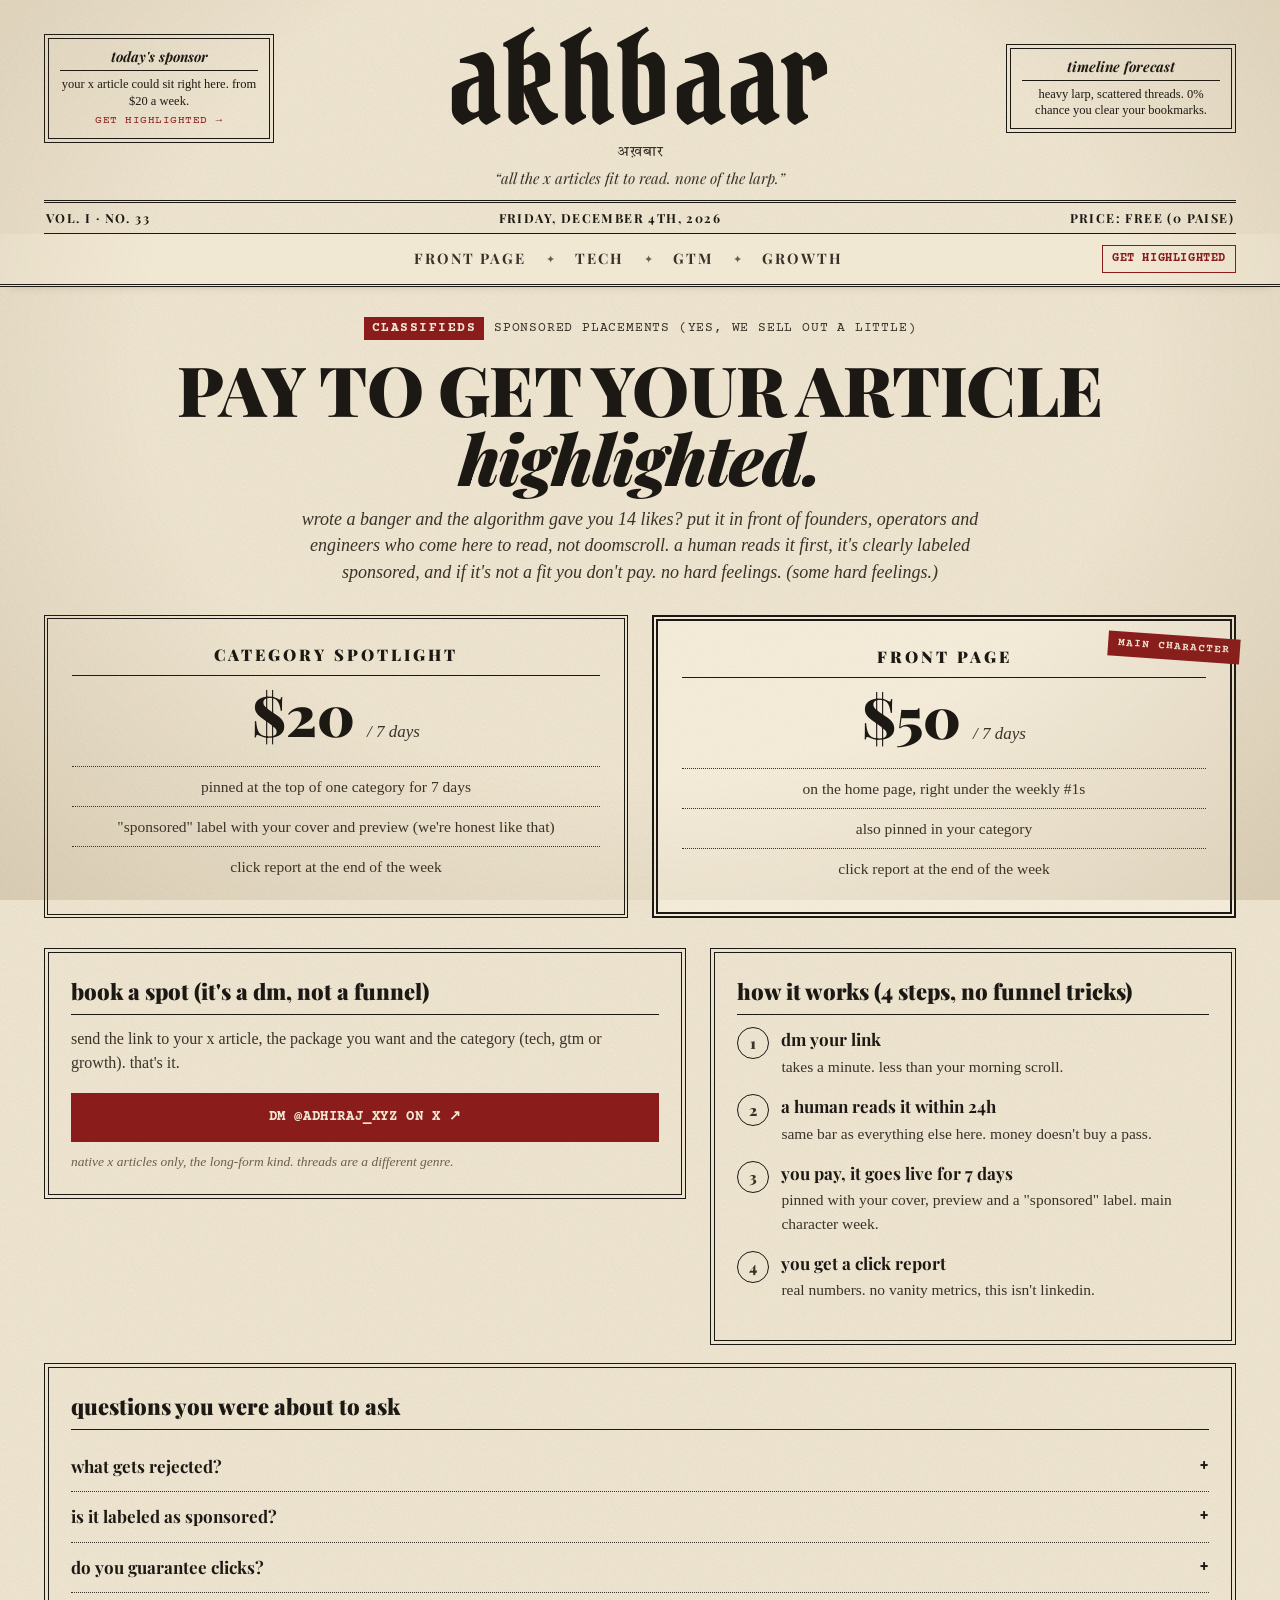
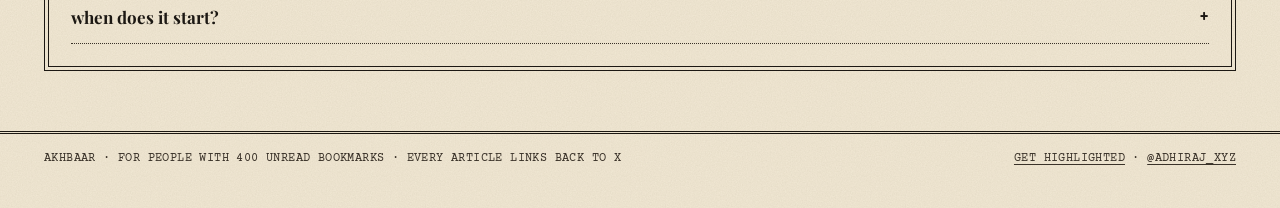
<file: highlight.html>
<!doctype html>
<html lang="en">
<head>
<meta charset="utf-8">
<meta name="viewport" content="width=device-width,initial-scale=1">
<title>get your article highlighted · akhbaar</title>
<meta name="description" content="Wrote a banger and the algorithm gave you 14 likes? Put your X article in front of people who actually read. Reviewed, labeled, refunded if not a fit.">
<meta name="robots" content="index,follow">
<meta property="og:title" content="get your article highlighted · akhbaar">
<meta property="og:description" content="Wrote a banger and the algorithm gave you 14 likes? Put your X article in front of people who actually read. Reviewed, labeled, refunded if not a fit.">
<meta property="og:type" content="website">
<meta name="twitter:card" content="summary_large_image">
<meta name="theme-color" content="#f1e8d4">
<link rel="icon" href="data:image/svg+xml,%3Csvg xmlns='http://www.w3.org/2000/svg' viewBox='0 0 32 32'%3E%3Crect width='32' height='32' fill='%23f1e8d4'/%3E%3Crect x='2' y='2' width='28' height='28' fill='none' stroke='%231c1813' stroke-width='1.5'/%3E%3Ctext x='16' y='24' font-family='Georgia,serif' font-weight='700' font-size='22' text-anchor='middle' fill='%231c1813'%3Ea%3C/text%3E%3C/svg%3E">
<link rel="preconnect" href="https://fonts.googleapis.com">
<link rel="preconnect" href="https://fonts.gstatic.com" crossorigin>
<link href="https://fonts.googleapis.com/css2?family=Pirata+One&family=Playfair+Display:ital,wght@0,400;0,700;0,800;0,900;1,700;1,900&family=Old+Standard+TT:ital,wght@0,400;0,700;1,400&family=Courier+Prime:wght@400;700&family=Tiro+Devanagari+Hindi&display=swap" rel="stylesheet">
<link rel="stylesheet" href="styles.css">
<script defer src="https://static.cloudflareinsights.com/beacon.min.js" data-cf-beacon='{"token": "a0551db1a5be459e8d3dd33f1ea72626"}'></script>
</head>
<body><header class="mast"><div class="wrap">
  <div class="mast-top">
    <a class="ear" href="highlight.html"><b>today's sponsor</b>your x article could sit right here. from $20 a week.<u>get highlighted &rarr;</u></a>
    <a class="logo" href="./"><span class="bl">akhbaar</span><small class="hi">अख़बार</small></a>
    <div class="ear"><b>timeline forecast</b>heavy larp, scattered threads. 0% chance you clear your bookmarks.</div>
  </div>
  <div class="motto">&ldquo;all the x articles fit to read. none of the larp.&rdquo;</div>
  <div class="dateline"><span id="issue">vol. i</span><span id="today">&nbsp;</span><span>price: free (0 paise)</span></div>
</div></header>
<div class="top" id="topbar"><div class="wrap">
  <a class="minilogo" href="./">akhbaar</a>
  <nav class="tabs"><a class="tab" href="./">front page</a><span class="sep">&#10022;</span><a class="tab" href="./?c=tech">tech</a><span class="sep">&#10022;</span><a class="tab" href="./?c=gtm">gtm</a><span class="sep">&#10022;</span><a class="tab" href="./?c=growth">growth</a></nav>
  <div class="navr"><a class="hl-link" href="highlight.html">get highlighted</a></div>
</div></div>

<main class="wrap page">
  <div class="kicker"><span class="extra">classifieds</span>sponsored placements (yes, we sell out a little)</div>
  <h1>pay to get your article<br><em>highlighted.</em></h1>
  <p class="sub" style="max-width:700px">wrote a banger and the algorithm gave you 14 likes? put it in front of founders, operators and engineers who come here to read, not doomscroll. a human reads it first, it's clearly labeled sponsored, and if it's not a fit you don't pay. no hard feelings. (some hard feelings.)</p>

  <div class="tiers">
    <div class="tier"><div class="tn">category spotlight</div><div class="tp">$20 <small>/ 7 days</small></div>
      <ul><li>pinned at the top of one category for 7 days</li><li>"sponsored" label with your cover and preview (we're honest like that)</li><li>click report at the end of the week</li></ul></div>
    <div class="tier on"><span class="badge">main character</span><div class="tn">front page</div><div class="tp">$50 <small>/ 7 days</small></div>
      <ul><li>on the home page, right under the weekly #1s</li><li>also pinned in your category</li><li>click report at the end of the week</li></ul></div>
  </div>

  <div class="hlgrid">
    <div class="panel">
      <h3>book a spot (it's a dm, not a funnel)</h3>
      <p style="color:var(--ink2);margin-bottom:18px">send the link to your x article, the package you want and the category (tech, gtm or growth). that's it.</p>
      <a class="btn gold wide" href="https://x.com/adhiraj_xyz" target="_blank" rel="noopener">dm @adhiraj_xyz on x ↗</a>
      <p class="note">native x articles only, the long-form kind. threads are a different genre.</p>
    </div>
    <div class="panel">
      <h3>how it works (4 steps, no funnel tricks)</h3>
      <ol class="steps">
        <li><b>dm your link</b>takes a minute. less than your morning scroll.</li>
        <li><b>a human reads it within 24h</b>same bar as everything else here. money doesn't buy a pass.</li>
        <li><b>you pay, it goes live for 7 days</b>pinned with your cover, preview and a "sponsored" label. main character week.</li>
        <li><b>you get a click report</b>real numbers. no vanity metrics, this isn't linkedin.</li>
      </ol>
    </div>
  </div>

  <div class="faq panel" style="margin-top:22px">
    <h3>questions you were about to ask</h3>
    <details><summary>what gets rejected?</summary><p>the same stuff we cut from the free list: get-rich-quick, prompt packs, engagement bait, crypto shilling, and anything titled "how i made $40k in 3 days". rejected = you don't pay, no awkward back and forth.</p></details>
    <details><summary>is it labeled as sponsored?</summary><p>always. people trust this list because the rankings are earned. paid spots live in their own labeled slot and never touch the weekly leaderboards. we're sellouts, not liars.</p></details>
    <details><summary>do you guarantee clicks?</summary><p>no. anyone who guarantees clicks is lying to you. we guarantee placement and an honest report at the end of the week.</p></details>
    <details><summary>when does it start?</summary><p>as soon as it's approved and paid, usually within a day. want a specific date? say so in the dm.</p></details>
  </div>
</main>
<footer><div class="wrap" style="display:flex;justify-content:space-between;gap:16px;flex-wrap:wrap">
  <span>akhbaar · for people with 400 unread bookmarks · every article links back to x</span>
  <span><a href="highlight.html">get highlighted</a> · <a href="https://x.com/adhiraj_xyz" target="_blank" rel="noopener">@adhiraj_xyz</a></span>
</div></footer>

<script>
(function(){var d=new Date(),n=d.getDate(),s=(n%10==1&&n!=11)?'st':(n%10==2&&n!=12)?'nd':(n%10==3&&n!=13)?'rd':'th';
document.getElementById('today').textContent=d.toLocaleDateString('en-US',{weekday:'long'})+', '+d.toLocaleDateString('en-US',{month:'long'})+' '+n+s+', '+d.getFullYear();
var no=Math.max(1,Math.floor((d-new Date('2026-11-02T00:00:00'))/864e5)+1);document.getElementById('issue').textContent='vol. i · no. '+no;
var t=document.getElementById('topbar');if(t&&'IntersectionObserver'in window){var m=document.querySelector('.mast');new IntersectionObserver(function(e){t.classList.toggle('stuck',!e[0].isIntersecting)}).observe(m)}})();
</script>
</body>
</html>
</file>
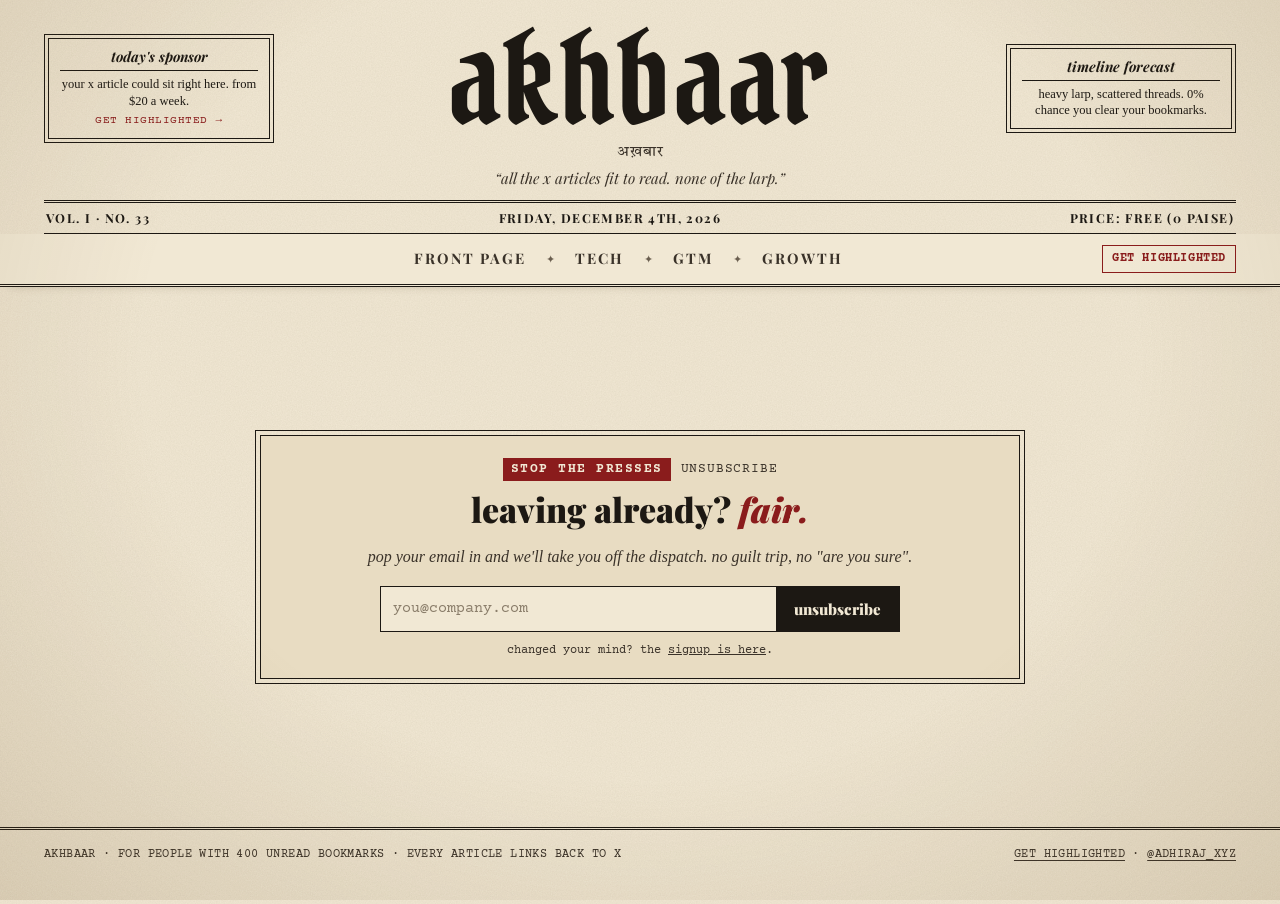
<file: unsubscribe.html>
<!doctype html>
<html lang="en">
<head>
<meta charset="utf-8">
<meta name="viewport" content="width=device-width,initial-scale=1">
<title>unsubscribe · akhbaar</title>
<meta name="description" content="Unsubscribe from the akhbaar dispatch">
<meta name="robots" content="noindex">
<meta property="og:title" content="unsubscribe · akhbaar">
<meta property="og:description" content="Unsubscribe from the akhbaar dispatch">
<meta property="og:type" content="website">
<meta name="twitter:card" content="summary_large_image">
<meta name="theme-color" content="#f1e8d4">
<link rel="icon" href="data:image/svg+xml,%3Csvg xmlns='http://www.w3.org/2000/svg' viewBox='0 0 32 32'%3E%3Crect width='32' height='32' fill='%23f1e8d4'/%3E%3Crect x='2' y='2' width='28' height='28' fill='none' stroke='%231c1813' stroke-width='1.5'/%3E%3Ctext x='16' y='24' font-family='Georgia,serif' font-weight='700' font-size='22' text-anchor='middle' fill='%231c1813'%3Ea%3C/text%3E%3C/svg%3E">
<link rel="preconnect" href="https://fonts.googleapis.com">
<link rel="preconnect" href="https://fonts.gstatic.com" crossorigin>
<link href="https://fonts.googleapis.com/css2?family=Pirata+One&family=Playfair+Display:ital,wght@0,400;0,700;0,800;0,900;1,700;1,900&family=Old+Standard+TT:ital,wght@0,400;0,700;1,400&family=Courier+Prime:wght@400;700&family=Tiro+Devanagari+Hindi&display=swap" rel="stylesheet">
<link rel="stylesheet" href="styles.css">
<script defer src="https://static.cloudflareinsights.com/beacon.min.js" data-cf-beacon='{"token": "a0551db1a5be459e8d3dd33f1ea72626"}'></script>
</head>
<body><header class="mast"><div class="wrap">
  <div class="mast-top">
    <a class="ear" href="highlight.html"><b>today's sponsor</b>your x article could sit right here. from $20 a week.<u>get highlighted &rarr;</u></a>
    <a class="logo" href="./"><span class="bl">akhbaar</span><small class="hi">अख़बार</small></a>
    <div class="ear"><b>timeline forecast</b>heavy larp, scattered threads. 0% chance you clear your bookmarks.</div>
  </div>
  <div class="motto">&ldquo;all the x articles fit to read. none of the larp.&rdquo;</div>
  <div class="dateline"><span id="issue">vol. i</span><span id="today">&nbsp;</span><span>price: free (0 paise)</span></div>
</div></header>
<div class="top" id="topbar"><div class="wrap">
  <a class="minilogo" href="./">akhbaar</a>
  <nav class="tabs"><a class="tab" href="./">front page</a><span class="sep">&#10022;</span><a class="tab" href="./?c=tech">tech</a><span class="sep">&#10022;</span><a class="tab" href="./?c=gtm">gtm</a><span class="sep">&#10022;</span><a class="tab" href="./?c=growth">growth</a></nav>
  <div class="navr"><a class="hl-link" href="highlight.html">get highlighted</a></div>
</div></div>
<main class="authwrap"><div class="nl" style="border:0;padding:0;width:100%"><div class="nl-in"><div class="kicker"><span class="extra">stop the presses</span>unsubscribe</div><h2>leaving already? <em>fair.</em></h2><p class="sub" style="margin:0 auto 18px;font-size:16px">pop your email in and we'll take you off the dispatch. no guilt trip, no "are you sure".</p><form class="nl-form" data-action="unsubscribe" novalidate><input type="email" name="email" placeholder="you@company.com" aria-label="your email" autocomplete="email" required><button type="submit">unsubscribe</button></form><p class="nl-msg" aria-live="polite">changed your mind? the <a href="./#newsletter" style="text-decoration:underline">signup is here</a>.</p></div></div></main><footer><div class="wrap" style="display:flex;justify-content:space-between;gap:16px;flex-wrap:wrap">
  <span>akhbaar · for people with 400 unread bookmarks · every article links back to x</span>
  <span><a href="highlight.html">get highlighted</a> · <a href="https://x.com/adhiraj_xyz" target="_blank" rel="noopener">@adhiraj_xyz</a></span>
</div></footer>

<script>
(function(){var d=new Date(),n=d.getDate(),s=(n%10==1&&n!=11)?'st':(n%10==2&&n!=12)?'nd':(n%10==3&&n!=13)?'rd':'th';
document.getElementById('today').textContent=d.toLocaleDateString('en-US',{weekday:'long'})+', '+d.toLocaleDateString('en-US',{month:'long'})+' '+n+s+', '+d.getFullYear();
var no=Math.max(1,Math.floor((d-new Date('2026-11-02T00:00:00'))/864e5)+1);document.getElementById('issue').textContent='vol. i · no. '+no;
var t=document.getElementById('topbar');if(t&&'IntersectionObserver'in window){var m=document.querySelector('.mast');new IntersectionObserver(function(e){t.classList.toggle('stuck',!e[0].isIntersecting)}).observe(m)}})();
</script>
<script src="js/newsletter.js"></script>
</body>
</html>
</file>
<file: styles.css>
:root{
  --paper:#f1e8d4;--paper2:#e8dcc2;--paper3:#ddcfb1;
  --ink:#1c1813;--ink2:#3a3229;--mut:#6b5f50;--rule:#1c1813;--rule2:#b8a98c;
  --red:#8a1c1c;
  --tech:#1f3d6b;--gtm:#2c5e3c;--growth:#8a1c2b;--gold:#8a1c1c;
  --tx:var(--ink);--line:var(--rule2);--line2:#cfc1a4;--card:transparent;--panel:transparent;--mut2:#8a7d6a;
  --mast:'Pirata One','Old English Text MT',serif;
  --head:'Playfair Display',Georgia,serif;
  --body:'Old Standard TT',Georgia,'Times New Roman',serif;
  --mono:'Courier Prime','Courier New',monospace;
}
*{box-sizing:border-box;margin:0;padding:0}
html{scroll-behavior:smooth}
body{
  color:var(--ink);font-family:var(--body);font-size:16px;line-height:1.5;-webkit-font-smoothing:antialiased;
  background-color:var(--paper);
  background-image:url("data:image/svg+xml,%3Csvg xmlns='http://www.w3.org/2000/svg' width='240' height='240'%3E%3Cfilter id='n'%3E%3CfeTurbulence type='fractalNoise' baseFrequency='.8' numOctaves='3' stitchTiles='stitch'/%3E%3CfeColorMatrix values='0 0 0 0 .32 0 0 0 0 .25 0 0 0 0 .15 0 0 0 .13 0'/%3E%3C/filter%3E%3Crect width='100%25' height='100%25' filter='url(%23n)'/%3E%3C/svg%3E");
}
body::before{content:"";position:fixed;inset:0;pointer-events:none;z-index:100;background:radial-gradient(ellipse at 50% 40%,transparent 55%,rgba(110,80,35,.16) 100%)}
a{color:inherit;text-decoration:none}
button{font:inherit;color:inherit;background:none;border:0;cursor:pointer}
img{display:block}
.wrap{max-width:1240px;margin:0 auto;padding:0 24px}
::selection{background:var(--ink);color:var(--paper)}

/* ---------- masthead ---------- */
.mast{padding-top:18px}
.mast-top{display:grid;grid-template-columns:230px 1fr 230px;align-items:center;gap:24px;padding-bottom:6px}
.ear{border:1px solid var(--ink);outline:1px solid var(--ink);outline-offset:3px;padding:9px 11px;font-size:12.5px;line-height:1.35;text-align:center;display:block;margin:4px}
.ear b{display:block;font-family:var(--head);font-style:italic;font-size:14px;border-bottom:1px solid var(--ink);padding-bottom:3px;margin-bottom:5px}
.ear u{display:block;margin-top:5px;font-family:var(--mono);font-size:11px;text-decoration:none;text-transform:uppercase;letter-spacing:.5px;color:var(--red)}
a.ear:hover{background:var(--paper2)}
.logo{text-align:center;display:block;line-height:.9}
.logo .bl{font-family:var(--mast);font-size:clamp(60px,10vw,128px);font-weight:400;letter-spacing:2px;display:block;line-height:.95}
.logo .hi{display:block;font-family:'Tiro Devanagari Hindi',serif;font-size:15px;color:var(--ink2);margin-top:6px;letter-spacing:1px}
.motto{text-align:center;font-family:var(--head);font-style:italic;font-size:15px;color:var(--ink2);padding:2px 0 10px}
.dateline{display:flex;justify-content:space-between;gap:12px;flex-wrap:wrap;border-top:3px double var(--ink);border-bottom:1px solid var(--ink);padding:6px 2px;font-family:var(--head);font-weight:700;font-size:12.5px;text-transform:uppercase;letter-spacing:1.4px}

/* sticky section bar */
.top{position:sticky;top:0;z-index:20;background:var(--paper);border-bottom:3px double var(--ink);box-shadow:0 6px 12px -10px rgba(60,40,10,.4)}
.top .wrap{display:flex;align-items:center;gap:18px;height:50px}
.minilogo{font-family:var(--mast);font-size:26px;line-height:1;opacity:0;transition:.2s;white-space:nowrap;min-width:110px}
.stuck .minilogo{opacity:1}
.tabs{display:flex;align-items:center;gap:2px;margin:0 auto}
.tabs .sep{font-size:11px;color:var(--mut);padding:0 6px}
.tab{padding:5px 12px;font-family:var(--head);font-weight:700;font-size:14.5px;text-transform:uppercase;letter-spacing:2px;color:var(--ink2);transition:.15s}
.tab:hover{color:var(--ink);text-decoration:underline;text-underline-offset:4px}
a.tab{display:inline-block}
.tab.on{color:var(--paper);background:var(--ink)}
.search{position:relative;display:flex;align-items:center}
.search input{width:200px;background:transparent;border:0;border-bottom:1px solid var(--ink);padding:5px 4px 4px 24px;color:var(--ink);font-family:var(--body);font-style:italic;font-size:15px;outline:none}
.search input::placeholder{color:var(--mut)}
.search input:focus{border-bottom-width:2px}
.search svg{position:absolute;left:2px;top:50%;transform:translateY(-50%);width:14px;fill:var(--ink2)}
.navr{display:flex;align-items:center}
.hl-link{font-family:var(--mono);font-size:12px;font-weight:700;text-transform:uppercase;letter-spacing:.6px;border:1.5px solid var(--red);color:var(--red);padding:4px 9px;white-space:nowrap}
.hl-link:hover{background:var(--red);color:var(--paper)}

/* ---------- hero / front page ---------- */
.hero{padding:26px 0 30px;border-bottom:3px double var(--ink);text-align:center}
.kicker{font-family:var(--mono);font-size:12.5px;color:var(--ink2);letter-spacing:.8px;text-transform:uppercase;display:flex;gap:10px;align-items:center;justify-content:center;flex-wrap:wrap}
.extra{background:var(--red);color:var(--paper);font-weight:700;padding:2px 8px;letter-spacing:1.5px}
.kicker .dot{display:none}
h1{font-family:var(--head);font-size:clamp(34px,4.6vw,60px);line-height:1;letter-spacing:-.5px;font-weight:900;text-transform:uppercase;margin:14px auto 14px;max-width:1100px}
h1 s{display:block;color:var(--mut2);text-decoration:line-through;text-decoration-color:var(--red);text-decoration-thickness:5px}
h1 em{font-style:italic;font-weight:900;text-transform:none;display:block;letter-spacing:-1.5px}
.sub{font-family:var(--body);font-style:italic;color:var(--ink2);font-size:18px;max-width:720px;margin:0 auto;line-height:1.45}
.stats{display:grid;grid-template-columns:repeat(4,1fr);margin:24px auto 0;max-width:900px;border-top:1px solid var(--ink);border-bottom:1px solid var(--ink)}
.stat{padding:10px 8px;border-left:1px solid var(--ink)}
.stat:first-child{border-left:0}
.stat b{display:block;font-family:var(--head);font-size:32px;font-weight:900;line-height:1.1}
.stat span{font-size:11px;color:var(--ink2);font-family:var(--mono);text-transform:uppercase;letter-spacing:.6px}

/* section labels: — LABEL — */
.h4{font-family:var(--head);font-size:13px;letter-spacing:2.5px;text-transform:uppercase;color:var(--ink2);margin:34px 0 16px;display:flex;align-items:center;gap:14px;text-align:center;justify-content:center}
.h4::before,.h4::after{content:"";flex:1;height:0;border-top:3px double var(--ink)}
.h4 b{color:var(--ink);font-weight:900}
.hero .h4{margin-top:34px !important}

/* podium = above the fold */
.podium{display:grid;grid-template-columns:1fr 1.65fr 1fr;gap:0;padding:4px 0 6px;text-align:left}
.pod{display:flex;flex-direction:column;padding:0 20px;border-left:1px solid var(--ink);position:relative}
.pod:first-child{border-left:0;padding-left:0}
.pod:last-child{padding-right:0}
.pod .cv{aspect-ratio:1.6/1;overflow:hidden;background:var(--paper2);border:1px solid var(--ink);order:2}
.pod.lead .cv{aspect-ratio:1.9/1}
.pod .bd{display:flex;flex-direction:column;gap:8px;flex:1;order:3;padding-top:10px}
.pod h3{font-family:var(--head);font-size:23px;line-height:1.12;font-weight:900}
.pod .by{margin-top:2px}
.pod.lead h3{font-size:36px;line-height:1.05;text-align:center}
.pod .dek{font-size:15.5px;line-height:1.5;text-align:justify;hyphens:auto}
.crown{display:block;order:1;font-family:var(--head);font-weight:900;font-size:13px;text-transform:uppercase;letter-spacing:2px;text-align:center;border-top:1px solid var(--ink);border-bottom:1px solid var(--ink);padding:4px 0;margin-bottom:10px}
.lane{font-family:var(--mono);font-size:11.5px;font-weight:700;letter-spacing:1px;text-transform:uppercase;color:var(--c)}
.pod.lead .lane,.pod.lead .by,.pod.lead .nums,.pod.lead .actions{justify-content:center;text-align:center}

/* print-style photos */
.cv img{width:100%;height:100%;object-fit:cover;filter:grayscale(1) sepia(.35) contrast(1.08) brightness(.97);mix-blend-mode:multiply;transition:filter .35s}
article:hover .cv img{filter:none;mix-blend-mode:normal}

/* drop cap */
.dek::first-letter,.feat p::first-letter{float:left;font-family:var(--head);font-weight:900;font-size:3.4em;line-height:.82;padding:4px 7px 0 0;color:var(--ink)}

/* ---------- sections ---------- */
.sec{padding:30px 0 16px;border-bottom:3px double var(--ink)}
.sechead{display:flex;align-items:flex-end;justify-content:space-between;gap:20px;margin-bottom:14px;flex-wrap:wrap;border-bottom:1px solid var(--ink);padding-bottom:12px}
.sechead h2{font-family:var(--head);font-size:clamp(34px,5vw,56px);font-weight:900;text-transform:uppercase;letter-spacing:-.5px;line-height:1}
.sechead h2 span{color:var(--c)}
.sechead p{color:var(--ink2);font-style:italic;max-width:560px;margin-top:6px;font-size:16.5px}
.prog{font-family:var(--mono);font-size:12px;color:var(--ink2);text-align:right;text-transform:uppercase}
.bar{width:180px;height:6px;border:1px solid var(--ink);margin-top:6px;overflow:hidden;margin-left:auto}
.bar i{display:block;height:100%;background:var(--ink);transition:.3s}

.grid1{display:grid;grid-template-columns:1.2fr 1fr;gap:0}
.grid1>*:first-child{padding-right:24px}
.grid1>*:last-child{margin-left:0}
.feat{display:flex;flex-direction:column;position:relative}
.feat .crown{order:0}
.feat .cv{aspect-ratio:2.3/1;background:var(--paper2);overflow:hidden;border:1px solid var(--ink)}
.feat .bd{padding-top:12px;display:flex;flex-direction:column;gap:10px;flex:1}
.feat h3{font-family:var(--head);font-size:32px;line-height:1.08;font-weight:900}
.feat p{color:var(--ink);font-size:16px;text-align:justify;hyphens:auto}

.board{border:3px double var(--ink);align-self:start;background:rgba(255,250,235,.25)}
.board .bh{padding:8px 14px;background:var(--ink);color:var(--paper);display:flex;justify-content:space-between;gap:10px;font-family:var(--head);font-weight:700;font-size:13px;text-transform:uppercase;letter-spacing:1.5px}
.row{display:grid;grid-template-columns:34px 1fr auto;gap:12px;align-items:center;padding:10px 14px;border-bottom:1px dotted var(--ink2);position:relative}
.row:last-child{border-bottom:0}
.row:hover{background:var(--paper2)}
.rk{font-family:var(--head);font-style:italic;font-weight:900;font-size:24px;color:var(--ink2)}
.row:nth-child(2) .rk{color:var(--red)}
.row .tt{font-family:var(--head);font-weight:700;font-size:15.5px;line-height:1.25;display:-webkit-box;-webkit-line-clamp:2;-webkit-box-orient:vertical;overflow:hidden}
.row .mt{font-family:var(--mono);font-size:11.5px;color:var(--mut);margin-top:3px}
.sv{font-family:var(--mono);font-size:13px;font-weight:700;text-align:right;white-space:nowrap}
.sv small{display:block;color:var(--mut);font-size:10.5px;font-weight:400;text-transform:uppercase}
.meter{position:absolute;left:0;bottom:-1px;height:2px;background:var(--ink);opacity:.35}

.cards{display:grid;grid-template-columns:repeat(3,1fr);gap:0;row-gap:34px}
.card{display:flex;flex-direction:column;position:relative;padding:0 18px;border-left:1px solid var(--ink)}
.cards .card:nth-child(3n+1){border-left:0;padding-left:0}
.cards .card:nth-child(3n){padding-right:0}
.card .cv{aspect-ratio:2.2/1;background:var(--paper2);overflow:hidden;border:1px solid var(--ink)}
.card .bd{padding-top:10px;display:flex;flex-direction:column;gap:7px;flex:1}
.card h3{font-family:var(--head);font-size:20px;line-height:1.15;font-weight:800}
.card p{font-size:14.5px;color:var(--ink2);display:-webkit-box;-webkit-line-clamp:3;-webkit-box-orient:vertical;overflow:hidden;text-align:justify;hyphens:auto}
.gem{font-family:var(--mono);font-size:11px;font-weight:700;color:var(--red);border:1.5px solid var(--red);padding:2px 8px;align-self:flex-start;text-transform:uppercase;transform:rotate(-2deg);letter-spacing:.5px}

.by{display:flex;align-items:center;gap:8px;font-size:14px;font-style:italic;color:var(--ink2);margin-top:auto;padding-top:4px}
.by img{width:22px;height:22px;border-radius:50%;border:1px solid var(--ink);filter:grayscale(1) sepia(.3)}
.by b{color:var(--ink);font-weight:700;font-style:normal}
.nums{display:flex;gap:12px;font-family:var(--mono);font-size:12px;color:var(--mut);flex-wrap:wrap;border-top:1px solid var(--line2);padding-top:6px}
.nums span b{color:var(--ink);font-weight:700}
.actions{display:flex;gap:8px;align-items:center;flex-wrap:wrap}
.read{font-family:var(--mono);font-size:12px;font-weight:700;text-transform:uppercase;letter-spacing:.5px;padding:6px 12px;background:var(--ink);color:var(--paper);border:1.5px solid var(--ink);transition:.15s}
.read:hover{background:transparent;color:var(--ink)}
.chk{font-family:var(--mono);font-size:12px;color:var(--ink2);padding:5px 10px;border:1.5px dashed var(--ink2);transition:.15s}
.chk:hover{border-style:solid;color:var(--ink)}
.chk.done{color:var(--gtm);border:1.5px solid var(--gtm);font-weight:700}
.isread{opacity:.55}
.isread:hover{opacity:1}
.ph{width:100%;height:100%;display:flex;align-items:center;justify-content:center;font-family:var(--mast);font-size:64px;color:var(--ink);background:repeating-linear-gradient(45deg,transparent 0 6px,rgba(28,24,19,.06) 6px 7px),var(--paper2)}

/* full list = stock tables */
.ctrl{display:flex;gap:4px 14px;flex-wrap:wrap;margin-bottom:10px;justify-content:center}
.pill{font-family:var(--mono);font-size:12.5px;text-transform:uppercase;color:var(--mut);padding:2px 0;border-bottom:2px solid transparent}
.pill:hover{color:var(--ink)}
.pill.on{color:var(--ink);font-weight:700;border-bottom-color:var(--ink)}
.list{border-top:2px solid var(--ink);border-bottom:2px solid var(--ink)}
.li{display:grid;grid-template-columns:1fr 170px 70px 140px;gap:14px;align-items:center;padding:9px 4px;border-bottom:1px dotted var(--ink2);font-size:15px}
.li:last-child{border-bottom:0}
.li:hover{background:var(--paper2)}
.li .t{font-family:var(--head);font-weight:700}
.li .t:hover{text-decoration:underline}
.li .t small{display:block;font-family:var(--body);font-style:italic;font-weight:400;color:var(--mut);font-size:13.5px;margin-top:1px}
.li .m{font-family:var(--mono);font-size:12.5px;color:var(--mut)}
.li .m b{color:var(--ink);font-weight:700}
.li .chk{justify-self:end}
.new{font-family:var(--mono);font-size:10px;font-weight:700;color:var(--paper);background:var(--red);padding:1px 5px;margin-left:8px;vertical-align:3px;letter-spacing:1px}
.more{display:block;margin:14px auto 0;font-family:var(--mono);font-size:13px;text-transform:uppercase;color:var(--ink);padding:8px 18px;border:1.5px solid var(--ink)}
.more:hover{background:var(--ink);color:var(--paper)}
.empty{padding:30px;text-align:center;color:var(--ink2);font-family:var(--body);font-style:italic;font-size:17px}

/* editor's desk */
.method{padding:34px 0 50px;display:grid;grid-template-columns:1fr 1fr;gap:0;color:var(--ink2)}
.method>div{padding:0 24px}
.method>div:first-child{padding-left:0;border-right:1px solid var(--ink)}
.method>div:last-child{padding-right:0}
.method h4{font-family:var(--head);color:var(--ink);font-size:22px;font-weight:900;line-height:1.15;margin-bottom:12px}
.method ul{list-style:none}
.method li{margin:0 0 10px;padding-left:20px;position:relative;text-align:justify}
.method li::before{content:"\2766";position:absolute;left:0;top:0;color:var(--ink)}
footer{border-top:3px double var(--ink);padding:16px 0 40px;font-family:var(--mono);font-size:12px;color:var(--ink2);text-transform:uppercase;letter-spacing:.4px}
footer a{text-decoration:underline;text-underline-offset:3px}

.hide{display:none!important}

/* ---------- buttons / misc ---------- */
.btn{display:inline-flex;align-items:center;justify-content:center;gap:6px;font-family:var(--mono);font-weight:700;font-size:13.5px;text-transform:uppercase;letter-spacing:.6px;padding:10px 18px;background:var(--ink);color:var(--paper);border:1.5px solid var(--ink);transition:.15s;white-space:nowrap}
.btn:hover{background:transparent;color:var(--ink)}
.btn.gold{background:var(--red);border-color:var(--red);color:var(--paper)}
.btn.gold:hover{background:transparent;color:var(--red)}
.btn.wide{width:100%;padding:13px}
.authwrap{min-height:calc(100vh - 360px);display:flex;align-items:center;justify-content:center;padding:50px 20px}
.page{padding-top:30px;padding-bottom:60px}
.page h1{font-size:clamp(34px,5.4vw,70px);margin:14px auto 14px;text-align:center}
.page .kicker{justify-content:center}
.page .sub{text-align:center}
.panel{border:1px solid var(--ink);outline:1px solid var(--ink);outline-offset:3px;padding:22px;margin:4px}
.panel h3{font-family:var(--head);font-size:22px;font-weight:900;margin-bottom:12px;border-bottom:1px solid var(--ink);padding-bottom:6px}
.note{font-size:13.5px;font-style:italic;color:var(--mut);margin-top:10px}

/* highlight page = classified rates */
.tiers{display:grid;grid-template-columns:1fr 1fr;gap:24px;margin:30px 0}
.tier{display:flex;flex-direction:column;border:4px double var(--ink);padding:24px;position:relative;text-align:center}
.tier.on{border-width:6px;background:rgba(255,250,235,.35)}
.tier .tn{font-family:var(--head);font-weight:900;font-size:16px;text-transform:uppercase;letter-spacing:3px;border-bottom:1px solid var(--ink);padding-bottom:8px}
.tier .tp{font-family:var(--head);font-size:56px;font-weight:900;margin:10px 0 2px;line-height:1}
.tier .tp small{font-family:var(--body);font-style:italic;font-size:17px;color:var(--ink2);font-weight:400}
.tier ul{list-style:none;margin-top:14px;font-size:15.5px;color:var(--ink2)}
.tier li{margin:8px 0;border-top:1px dotted var(--ink2);padding-top:8px}
.tier .badge{position:absolute;top:14px;right:-10px;font-family:var(--mono);font-size:11px;font-weight:700;text-transform:uppercase;color:var(--paper);background:var(--red);padding:4px 10px;transform:rotate(4deg);letter-spacing:1px}
.hlgrid{display:grid;grid-template-columns:1.1fr .9fr;gap:24px;align-items:start}
.steps{counter-reset:s;list-style:none}
.steps li{counter-increment:s;padding:0 0 16px 44px;position:relative;color:var(--ink2);font-size:15.5px}
.steps li b{color:var(--ink);display:block;font-family:var(--head);font-size:17px;margin-bottom:2px}
.steps li::before{content:counter(s);position:absolute;left:0;top:0;width:30px;height:30px;border-radius:50%;border:1.5px solid var(--ink);font-family:var(--head);font-weight:900;font-size:15px;display:flex;align-items:center;justify-content:center}
.faq details{border-bottom:1px dotted var(--ink2);padding:12px 0}
.faq summary{cursor:pointer;font-family:var(--head);font-weight:700;font-size:17px;list-style:none}
.faq summary::after{content:"+";float:right;font-family:var(--mono)}
.faq details[open] summary::after{content:"–"}
.faq p{color:var(--ink2);margin-top:8px;font-size:15.5px}

/* sponsored = vintage ads */
.spons-tag{position:absolute;top:-11px;left:50%;transform:translateX(-50%);font-family:var(--mono);font-size:10.5px;font-weight:700;text-transform:uppercase;letter-spacing:2px;color:var(--ink);background:var(--paper);padding:2px 10px;z-index:2;border:1px solid var(--ink)}
.sponsrow{display:grid;grid-template-columns:repeat(auto-fill,minmax(min(100%,520px),1fr));gap:24px;margin-top:10px}
.card.spons{border:5px double var(--ink);padding:16px;flex-direction:row;gap:16px;min-height:200px;background:rgba(255,250,235,.3)}
.card.spons .cv{width:42%;flex-shrink:0;aspect-ratio:auto}
.card.spons .bd{padding-top:0}
@media(max-width:620px){.card.spons{flex-direction:column}.card.spons .cv{width:100%;aspect-ratio:2.2/1}}

/* ---------- responsive ---------- */
@media(max-width:980px){
  .mast-top{grid-template-columns:1fr}
  .ear{display:none}
  .podium{grid-template-columns:1fr 1fr}
  .pod.lead{grid-column:1/-1;order:-1;padding:0 0 22px;border:0;border-bottom:1px solid var(--ink);margin-bottom:20px}
  .pod:not(.lead){padding:0 18px 0 0;border:0}
  .pod:not(.lead)+.pod:not(.lead){padding:0 0 0 18px;border-left:1px solid var(--ink)}
  .grid1{grid-template-columns:1fr}
  .grid1>*:first-child{padding-right:0;margin-bottom:24px}
  .cards{grid-template-columns:1fr 1fr;row-gap:26px}
  .cards .card,.cards .card:nth-child(n){padding:0 0 0 16px;border-left:1px solid var(--ink)}
  .cards .card:nth-child(2n+1){padding:0 16px 0 0;border-left:0}
  .search input{width:150px}
  .li{grid-template-columns:1fr 130px}
  .li .hm{display:none}
  .method{grid-template-columns:1fr}
  .method>div,.method>div:first-child{padding:0;border:0}
  .method>div:first-child{border-bottom:1px solid var(--ink);padding-bottom:18px;margin-bottom:18px}
  .tiers,.hlgrid{grid-template-columns:1fr}
  .stats{grid-template-columns:1fr 1fr}
  .stat:nth-child(3){border-left:0}
  .stat:nth-child(n+3){border-top:1px solid var(--ink)}
}
@media(max-width:640px){
  .wrap{padding:0 14px}
  .dateline{justify-content:center;font-size:11px;letter-spacing:.8px}
  .dateline span:last-child{display:none}
  .podium,.cards{grid-template-columns:1fr}
  .pod:not(.lead),.pod:not(.lead)+.pod:not(.lead){padding:0 0 18px;border:0;border-bottom:1px solid var(--ink);margin-bottom:18px}
  .cards .card,.cards .card:nth-child(n){padding:0 0 22px;border:0;border-bottom:1px solid var(--ink)}
  .pod.lead h3{font-size:28px}
  .top .wrap{height:auto;flex-wrap:wrap;padding-top:8px;padding-bottom:8px;gap:8px}
  .minilogo{display:none}
  .tabs{margin:0;order:3;width:100%;overflow-x:auto;justify-content:center}
  .tab{font-size:13px;letter-spacing:1.2px;padding:4px 8px}
  .search{flex:1}
  .search input{width:100%}
  .sechead h2{font-size:34px}
  .feat h3{font-size:26px}
  .sub{font-size:16px}
  .board .bh{font-size:11.5px;letter-spacing:1px}
}

/* =====================================================================
   v2: real photo frames, per-desk layouts, ticker, motion
   ===================================================================== */
:root{--tech:#1f4e8c;--gtm:#2e6b45;--growth:#a3242f}

/* ---- thumbnails: native 5:2 X covers, light print treatment ---- */
.cv,.pod .cv,.pod.lead .cv,.feat .cv,.card .cv{aspect-ratio:5/2;position:relative;overflow:hidden;border:1px solid var(--ink);background:var(--paper2);margin:0;box-shadow:3px 3px 0 rgba(28,24,19,.12)}
.cv img{width:100%;height:100%;object-fit:cover;filter:sepia(.22) saturate(.82) contrast(1.04) brightness(1.01);mix-blend-mode:normal;transition:filter .45s,transform .7s cubic-bezier(.2,.7,.2,1)}
.cv::after{content:"";position:absolute;inset:0;pointer-events:none;background-image:radial-gradient(rgba(40,28,12,.28) .55px,transparent .95px);background-size:3px 3px;opacity:.45;transition:opacity .45s}
.cv::before{content:"";position:absolute;inset:0;pointer-events:none;z-index:1;box-shadow:inset 0 0 0 4px var(--paper),inset 0 0 0 5px rgba(28,24,19,.35)}
article:hover .cv img{filter:none;transform:scale(1.035)}
article:hover .cv::after{opacity:0}
figure.cv figcaption{position:absolute;left:0;right:0;bottom:0;z-index:2;font-family:var(--body);font-style:italic;font-size:12.5px;color:var(--ink2);background:var(--paper);padding:3px 10px;border-top:1px solid var(--ink);transform:translateY(100%);transition:transform .3s}
article:hover figure.cv figcaption{transform:none}
.ph{display:none}

/* ---- ticker ---- */
.ticker{display:flex;align-items:stretch;border-bottom:1px solid var(--ink);overflow:hidden;font-size:14px;height:32px}
.tk-l{flex-shrink:0;display:flex;align-items:center;gap:7px;background:var(--red);color:var(--paper);font-family:var(--mono);font-weight:700;font-size:11.5px;letter-spacing:1.5px;text-transform:uppercase;padding:0 12px}
.tk-l::before{content:"";width:7px;height:7px;border-radius:50%;background:var(--paper);animation:pulse 1.4s infinite}
@keyframes pulse{50%{opacity:.25}}
.tk-w{flex:1;overflow:hidden;position:relative;-webkit-mask-image:linear-gradient(90deg,transparent,#000 4%,#000 96%,transparent);mask-image:linear-gradient(90deg,transparent,#000 4%,#000 96%,transparent)}
#ticker{display:flex;width:max-content;height:100%;align-items:center;animation:tick var(--dur,80s) linear infinite}
.ticker:hover #ticker{animation-play-state:paused}
.tk-run{display:flex;align-items:center;white-space:nowrap}
.tk{padding:0 4px;font-family:var(--head);font-weight:700}
.tk b{font-family:var(--mono);font-size:10.5px;text-transform:uppercase;letter-spacing:1px;color:var(--red);margin-right:4px}
.tk i{font-family:var(--body);font-weight:400;color:var(--mut)}
.tk:hover{text-decoration:underline}
.tk-sep{padding:0 14px;color:var(--mut);font-size:11px}
@keyframes tick{to{transform:translateX(-50%)}}

/* ---- scroll reveal ---- */
.rv{opacity:0;transform:translateY(18px)}
.rv.in{opacity:1;transform:none;transition:opacity .7s ease,transform .7s cubic-bezier(.2,.7,.2,1)}
.rv.in.isread{opacity:.55}

/* ---- section headers: different per desk ---- */
.seclabel{display:inline-block;font-family:var(--mono);font-size:11.5px;font-weight:700;text-transform:uppercase;letter-spacing:1.5px;color:var(--c);margin-bottom:6px}
.sec{padding-top:38px}
.v-a .sechead{border-top:10px solid var(--c);padding-top:14px;border-bottom:1px solid var(--ink)}
.v-a .sechead h2::after{content:".";color:var(--c)}
.v-b .sechead{background:var(--ink);color:var(--paper);padding:26px 26px 22px;border:0;text-align:center;justify-content:center;flex-direction:column;align-items:center;position:relative;outline:1px solid var(--ink);outline-offset:4px;margin:4px 4px 22px}
.v-b .sechead .seclabel{color:#d9b56b}
.v-b .sechead p{color:#d8ccb1;margin-left:auto;margin-right:auto}
.v-b .sechead h2{letter-spacing:4px}
.v-b .sechead h2::before,.v-b .sechead h2::after{content:"\2726";font-size:.35em;vertical-align:middle;margin:0 18px;color:#d9b56b}
.v-b .prog{text-align:center;color:#d8ccb1}.v-b .bar{margin:6px auto 0;border-color:#d8ccb1}.v-b .bar i{background:#d9b56b}
.v-c .sechead{flex-direction:column;align-items:center;text-align:center;border-top:3px double var(--ink);border-bottom:3px double var(--ink);padding:18px 0 14px}
.v-c .sechead h2{font-style:italic;text-transform:none;font-size:clamp(40px,6vw,72px);letter-spacing:-1.5px}
.v-c .sechead h2::first-letter{color:var(--c)}
.v-c .sechead p{margin:6px auto 0}
.v-c .prog{text-align:center}.v-c .bar{margin:6px auto 0}
.sec .rk{color:var(--c)}
.sec .row:nth-child(1) .rk{color:var(--red)}
.sec .meter{background:var(--c);opacity:.6}

/* ---- feature + board layouts ---- */
.grid1{gap:0}
.g-a{grid-template-columns:1.25fr 1fr}
.g-a>.feat{padding-right:26px;border-right:1px solid var(--ink);margin-right:26px}
.g-a>*:first-child{padding-right:26px}
.g-b{grid-template-columns:.9fr 1.35fr}
.g-b>.board{margin-right:26px}
.g-b>*:first-child{padding-right:0}
.g-c{grid-template-columns:1fr}
.g-c>*:first-child{padding-right:0}
.feat h3 a:hover,.st h3 a:hover,.pod h3 a:hover,.gemcard h3 a:hover{text-decoration:underline;text-decoration-thickness:2px;text-underline-offset:4px}
.feat-b>h3{font-size:clamp(28px,3.4vw,42px);text-align:center;line-height:1.05;margin:4px 0 14px}
.feat-b .split{display:grid;grid-template-columns:1.15fr 1fr;gap:22px;align-items:start}
.feat-b.noimg .split{grid-template-columns:1fr}
.feat-b .bd{padding-top:0}
.feat-c{display:grid;grid-template-columns:1.25fr 1fr;gap:28px;align-items:center;border-bottom:1px solid var(--ink);padding-bottom:26px;margin-bottom:26px}
.feat-c.noimg{grid-template-columns:1fr}
.feat-c .bd{padding-top:0}
.feat-c h3{font-size:clamp(28px,3.4vw,44px);font-style:italic;line-height:1.04}
.board-b .bh{background:var(--paper);color:var(--ink);border-bottom:3px double var(--ink);font-size:15px;letter-spacing:2.5px}
.board-b{border:1px solid var(--ink);outline:1px solid var(--ink);outline-offset:3px;margin:4px}
.board-b .row{grid-template-columns:30px 1fr auto}
.board-b .sv{font-size:14px;color:var(--c)}
.board-b .sv::before{content:"\25B2 ";font-size:9px}
.board-c{border:0;background:transparent}
.board-c .bh{background:transparent;color:var(--ink);border-bottom:2px solid var(--ink);padding:6px 0;font-size:15px;letter-spacing:3px;justify-content:center;gap:18px}
.board-c .rows{display:grid;grid-template-columns:1fr 1fr;column-gap:30px}
.board-c .row{padding:12px 4px}
.board-c .rk{font-size:30px}

/* ---- canon mosaic ---- */
.mosaic{display:grid;grid-template-columns:repeat(6,1fr);gap:30px 28px}
.st{grid-column:span 2;display:flex;flex-direction:column;border-top:1px solid var(--ink);padding-top:14px;position:relative;transition:transform .25s}
.st .bd{display:flex;flex-direction:column;gap:8px;flex:1;padding-top:12px}
.st h3{font-family:var(--head);font-weight:800;font-size:21px;line-height:1.12}
.st p{font-size:15px;color:var(--ink2);text-align:justify;hyphens:auto;display:-webkit-box;-webkit-line-clamp:3;-webkit-box-orient:vertical;overflow:hidden}
.st .lane{color:var(--c,var(--red))}
.sec .st .lane{color:var(--c)}
.st-big{grid-column:span 4;flex-direction:row;gap:24px;border-top:4px double var(--ink)}
.st-big .cv{width:58%;flex-shrink:0;align-self:flex-start}
.st-big .bd{padding-top:0}
.st-big h3{font-size:30px;font-weight:900;line-height:1.05}
.st-big p{-webkit-line-clamp:6}
.st-side h3{font-size:20px}
.st-mid{grid-column:span 3}
.st-mid h3{font-size:25px;font-weight:900}
.st-brief,.st-wbrief{background:rgba(255,250,235,.28);border-top:3px solid var(--ink);padding:14px 14px 16px}
.st-brief .bd,.st-wbrief .bd{padding-top:0}
.st-brief p,.st-wbrief p{-webkit-line-clamp:5}
.st-brief p::first-letter,.st-wbrief p::first-letter{float:left;font-family:var(--head);font-weight:900;font-size:3em;line-height:.8;padding:4px 6px 0 0}
.st-wbrief{grid-column:span 3}
.st-wbrief p{-webkit-line-clamp:unset;display:block;columns:2;column-gap:22px;column-rule:1px solid var(--line2);max-height:9.2em;overflow:hidden}
.st-strip{grid-column:span 6;flex-direction:row;gap:26px;align-items:center;border-top:4px double var(--ink);border-bottom:1px solid var(--ink);padding-bottom:16px}
.st-strip .cv{width:34%;flex-shrink:0}
.st-strip .bd{padding-top:0}
.st-strip h3{font-size:26px;font-weight:900}
.st-strip p{-webkit-line-clamp:2}
.st-big.noimg .bd,.st-strip.noimg .bd{max-width:820px}

/* ---- hidden gems: pinned clippings ---- */
.gems{display:grid;grid-template-columns:repeat(3,1fr);gap:30px;padding:10px 4px 6px}
.gemcard{position:relative;background:#f7f0de;border:1px solid #cbbd9e;padding:20px 18px 16px;display:flex;flex-direction:column;gap:9px;transform:rotate(var(--r,0deg));box-shadow:0 1px 0 #cbbd9e,0 10px 18px -12px rgba(60,40,10,.45);transition:transform .3s,box-shadow .3s}
.gemcard:hover{transform:rotate(0) translateY(-4px);box-shadow:0 1px 0 #cbbd9e,0 18px 28px -14px rgba(60,40,10,.55)}
.gemcard .pin{position:absolute;top:-9px;left:50%;width:16px;height:16px;margin-left:-8px;border-radius:50%;background:radial-gradient(circle at 35% 35%,#d4504f,#7a1414 70%);box-shadow:0 3px 4px rgba(0,0,0,.35)}
.gtop{display:flex;align-items:center;gap:12px;border-bottom:1px dashed var(--ink2);padding-bottom:10px}
.port{width:52px;height:52px;border-radius:50%;border:2px solid var(--ink);object-fit:cover;filter:grayscale(1) sepia(.35) contrast(1.05);flex-shrink:0;display:flex;align-items:center;justify-content:center;font-family:var(--head);font-weight:900;font-size:22px;background:var(--paper2)}
.gemcard:hover .port{filter:none}
.gtop b{display:block;font-family:var(--head);font-size:16px}
.gtop span{font-family:var(--mono);font-size:11.5px;color:var(--mut)}
.gemcard h3{font-family:var(--head);font-weight:800;font-size:20px;line-height:1.15}
.gemcard p{font-size:14.5px;color:var(--ink2);display:-webkit-box;-webkit-line-clamp:3;-webkit-box-orient:vertical;overflow:hidden}
.gemcard .nums{margin-top:auto}

/* ---- podium tweaks ---- */
.pod{transition:transform .25s}
.pod.lead h3 a{background:linear-gradient(var(--ink),var(--ink)) 0 100%/0 2px no-repeat;transition:background-size .35s}
.pod.lead:hover h3 a{background-size:100% 2px;text-decoration:none}
.extra{animation:extra 3.5s ease-in-out infinite}
@keyframes extra{0%,86%,100%{transform:none}90%{transform:rotate(-3deg) scale(1.06)}94%{transform:rotate(2deg) scale(1.06)}}

@media(prefers-reduced-motion:reduce){#ticker,.extra,.tk-l::before{animation:none}.rv{opacity:1;transform:none}}

@media(max-width:980px){
  .g-a,.g-b,.feat-c,.feat-b .split{grid-template-columns:1fr}
  .g-a>.feat{border-right:0;padding-right:0;margin-right:0;margin-bottom:24px}
  .g-b>.board{margin:4px 4px 26px}
  .board-c .rows{grid-template-columns:1fr}
  .mosaic{grid-template-columns:1fr 1fr}
  .st,.st-mid,.st-wbrief{grid-column:span 1}
  .st-big,.st-strip{grid-column:span 2}
  .st-big{flex-direction:column}.st-big .cv{width:100%}.st-big .bd{padding-top:12px}
  .st-wbrief p{columns:1}
  .gems{grid-template-columns:1fr 1fr}
  .cards .card{border:0}
}
@media(max-width:640px){
  .mosaic,.gems{grid-template-columns:1fr}
  .st,.st-big,.st-mid,.st-wbrief,.st-strip{grid-column:span 1}
  .st-strip{flex-direction:column;align-items:stretch}.st-strip .cv{width:100%}.st-strip .bd{padding-top:12px}
  .v-b .sechead h2::before,.v-b .sechead h2::after{display:none}
  .ticker{font-size:13px}
  .gemcard{transform:none}
}

.feat-b p{text-align:left;hyphens:none}
.st-big .by,.st-strip .by,.feat-c .by,.feat-b .by{margin-top:6px}
.sec{border-bottom:0}
.v-c .sechead{margin-top:6px}
.method{border-top:3px double var(--ink);margin-top:30px}

/* ---------- newsletter (the akhbaar dispatch) ---------- */
.nl{padding:30px 0;border-bottom:3px double var(--ink);text-align:center}
.nl-in{max-width:760px;margin:0 auto;border:1px solid var(--ink);outline:1px solid var(--ink);outline-offset:4px;padding:22px 26px 18px;background:var(--paper2)}
.nl h2{font-family:var(--head);font-weight:900;font-size:clamp(24px,3.4vw,34px);line-height:1.1;margin:10px 0 16px}
.nl h2 em{font-style:italic;color:var(--red)}
.nl-cols{display:grid;grid-template-columns:1fr 1fr;border-top:1px solid var(--ink);border-bottom:1px solid var(--ink);margin-bottom:16px;text-align:left}
.nl-cols>div{padding:10px 14px;font-size:14.5px;color:var(--ink2);line-height:1.4}
.nl-cols>div+div{border-left:1px solid var(--ink)}
.nl-cols b{display:block;font-family:var(--mono);font-size:11.5px;text-transform:uppercase;letter-spacing:.8px;color:var(--ink);margin-bottom:4px}
.nl-form{display:flex;max-width:520px;margin:0 auto;border:1.5px solid var(--ink)}
.nl-form input{flex:1;min-width:0;font:inherit;font-family:var(--mono);font-size:15px;padding:11px 12px;border:0;background:var(--paper);color:var(--ink);outline:none}
.nl-form input::placeholder{color:var(--mut2)}
.nl-form button{font-family:var(--head);font-weight:900;font-size:15px;padding:0 18px;background:var(--ink);color:var(--paper);white-space:nowrap}
.nl-form button:hover{background:var(--red)}
.nl-form button:disabled{opacity:.7;cursor:default}
.nl-form.done{display:none}
.nl-msg{font-family:var(--mono);font-size:12px;color:var(--ink2);margin-top:10px;text-transform:lowercase}
.nl-form.done+.nl-msg{font-family:var(--head);font-style:italic;font-size:17px;color:var(--ink);text-transform:none}
@media(max-width:640px){.nl-in{padding:18px 14px 14px}.nl-cols{grid-template-columns:1fr}.nl-cols>div+div{border-left:0;border-top:1px solid var(--ink)}.nl-form{flex-direction:column}.nl-form button{padding:11px}}
.navr{gap:8px}
.hl-link.nl-link{border-color:var(--ink);color:var(--ink)}
.hl-link.nl-link:hover{background:var(--ink);color:var(--paper)}
@media(max-width:640px){.hl-link.nl-link{display:none}}

/* ---------- the spinning newspaper popup ---------- */
html.np-lock,html.np-lock body{overflow:hidden}
.np-ov{position:fixed;inset:0;z-index:200;display:flex;align-items:center;justify-content:center;padding:18px;background:rgba(28,24,19,0);perspective:1400px;transition:background .9s ease}
.np-ov.in{background:rgba(28,24,19,.55)}
.np-ov.out{background:rgba(28,24,19,0);transition:background .45s ease}
.np-pop{position:relative;width:min(600px,100%);max-height:calc(100vh - 36px);overflow:auto;text-align:center;color:var(--ink);
  background-color:#f3ead6;background-image:url("data:image/svg+xml,%3Csvg xmlns='http://www.w3.org/2000/svg' width='240' height='240'%3E%3Cfilter id='n'%3E%3CfeTurbulence type='fractalNoise' baseFrequency='.8' numOctaves='3' stitchTiles='stitch'/%3E%3CfeColorMatrix values='0 0 0 0 .32 0 0 0 0 .25 0 0 0 0 .15 0 0 0 .16 0'/%3E%3C/filter%3E%3Crect width='100%25' height='100%25' filter='url(%23n)'/%3E%3C/svg%3E"),radial-gradient(ellipse at 50% 45%,transparent 50%,rgba(120,88,40,.22) 100%);
  border:1px solid var(--ink);outline:1px solid var(--ink);outline-offset:-7px;padding:22px 26px 16px;
  box-shadow:0 30px 70px rgba(0,0,0,.45),0 6px 16px rgba(0,0,0,.25);
  transform-origin:50% 50%;opacity:0;transform:translateZ(-1600px) rotateZ(-1080deg) rotateX(18deg) scale(.04);filter:blur(3px) sepia(.4)}
.np-ov.in .np-pop{animation:npSpin 1.9s cubic-bezier(.16,.72,.28,1) forwards}
.np-ov.out .np-pop{animation:npOut .45s ease-in forwards}
@keyframes npSpin{
  0%{opacity:0;transform:translateZ(-1600px) rotateZ(-1080deg) rotateX(18deg) scale(.04);filter:blur(3px) sepia(.4)}
  12%{opacity:1}
  70%{transform:translateZ(60px) rotateZ(-14deg) rotateX(4deg) scale(1.05);filter:blur(0) sepia(.15)}
  85%{transform:translateZ(0) rotateZ(2.5deg) rotateX(0) scale(.985)}
  100%{opacity:1;transform:translateZ(0) rotateZ(-1.2deg) rotateX(0) scale(1);filter:none}
}
@keyframes npOut{to{opacity:0;transform:translateZ(-500px) rotateZ(25deg) scale(.6)}}
.np-x{position:absolute;top:12px;right:14px;font-family:var(--head);font-size:28px;line-height:1;color:var(--ink2);width:34px;height:34px;z-index:2}
.np-x:hover{color:var(--red)}
.np-mast{display:flex;align-items:center;justify-content:space-between;gap:10px;border-bottom:1px solid var(--ink);padding:0 8px 4px}
.np-mast b{font-family:var(--mast);font-weight:400;font-size:clamp(44px,9vw,66px);line-height:1;letter-spacing:1px}
.np-mast span{font-family:var(--mono);font-size:10px;text-transform:uppercase;letter-spacing:.8px;color:var(--ink2);border:1px solid var(--ink);padding:3px 5px;max-width:84px;line-height:1.2}
.np-date{display:flex;justify-content:space-between;gap:8px;border-top:3px double var(--ink);border-bottom:1px solid var(--ink);margin-top:3px;padding:4px 2px;font-family:var(--head);font-weight:700;font-size:10.5px;text-transform:uppercase;letter-spacing:1.1px}
.np-kick{margin:14px 0 4px;font-family:var(--mono);font-size:11.5px;text-transform:uppercase;letter-spacing:2px;color:var(--red);font-weight:700}
.np-h{font-family:var(--head);font-weight:900;font-size:clamp(28px,5.4vw,42px);line-height:1.02;letter-spacing:-.5px;text-transform:uppercase;margin:0 0 8px}
.np-h em{display:block;text-transform:none;font-style:italic;color:var(--red);letter-spacing:0}
.np-deck{font-family:var(--body);font-style:italic;font-size:15px;color:var(--ink2);border-top:1px solid var(--ink);border-bottom:1px solid var(--ink);padding:6px 4px;margin-bottom:12px}
.np-cols{display:grid;grid-template-columns:1fr 150px 1fr;gap:0;text-align:justify;word-spacing:-.5px;font-size:13.5px;line-height:1.42;color:var(--ink2);hyphens:auto}
.np-cols>div{padding:0 12px}
.np-cols>div:first-child{padding-left:0;border-right:1px solid var(--rule2)}
.np-cols>div:last-child{padding-right:0;border-left:1px solid var(--rule2)}
.np-dc::first-letter{float:left;text-transform:uppercase;font-family:var(--head);font-weight:900;font-size:44px;line-height:.8;padding:4px 5px 0 0;color:var(--ink)}
.np-ph{aspect-ratio:1/1.05;border:1px solid var(--ink);display:flex;align-items:center;justify-content:center;
  background:radial-gradient(circle,rgba(28,24,19,.5) 1px,transparent 1.4px) 0 0/5px 5px,linear-gradient(160deg,#cdbd9b,#9c8a68)}
.np-ph span{font-family:var(--mast);font-size:26px;color:var(--paper);background:var(--ink);padding:2px 8px;transform:rotate(-6deg)}
.np-pic small{display:block;font-family:var(--body);font-style:italic;font-size:11px;text-align:center;margin-top:4px;color:var(--mut)}
.np-sign{margin-top:16px;border-top:3px double var(--ink);padding-top:14px}
.np-sign .nl-form{max-width:440px}
.np-no{margin-top:8px;font-family:var(--mono);font-size:11px;color:var(--mut);text-decoration:underline;text-underline-offset:3px;text-transform:lowercase}
.np-no:hover{color:var(--ink)}
@media(max-width:640px){
  .np-pop{padding:16px 16px 12px;outline-offset:-5px}
  .np-mast span{display:none}.np-mast{justify-content:center}
  .np-date span:first-child,.np-date span:last-child{display:none}.np-date{justify-content:center}
  .np-cols{grid-template-columns:1fr;font-size:13.5px}
  .np-cols>div,.np-cols>div:first-child,.np-cols>div:last-child{padding:0;border:0}
  .np-pic{display:none}
  .np-cols>div:last-child{margin-top:8px}
}
@media(prefers-reduced-motion:reduce){
  .np-pop{transform:none;filter:none}
  .np-ov.in .np-pop{animation:npFade .5s ease forwards}
  @keyframes npFade{from{opacity:0}to{opacity:1;transform:rotate(-1deg)}}
}
.np-sign{border-top:0;margin-top:4px;padding-top:6px}
.np-deck{text-wrap:balance}
</file>
